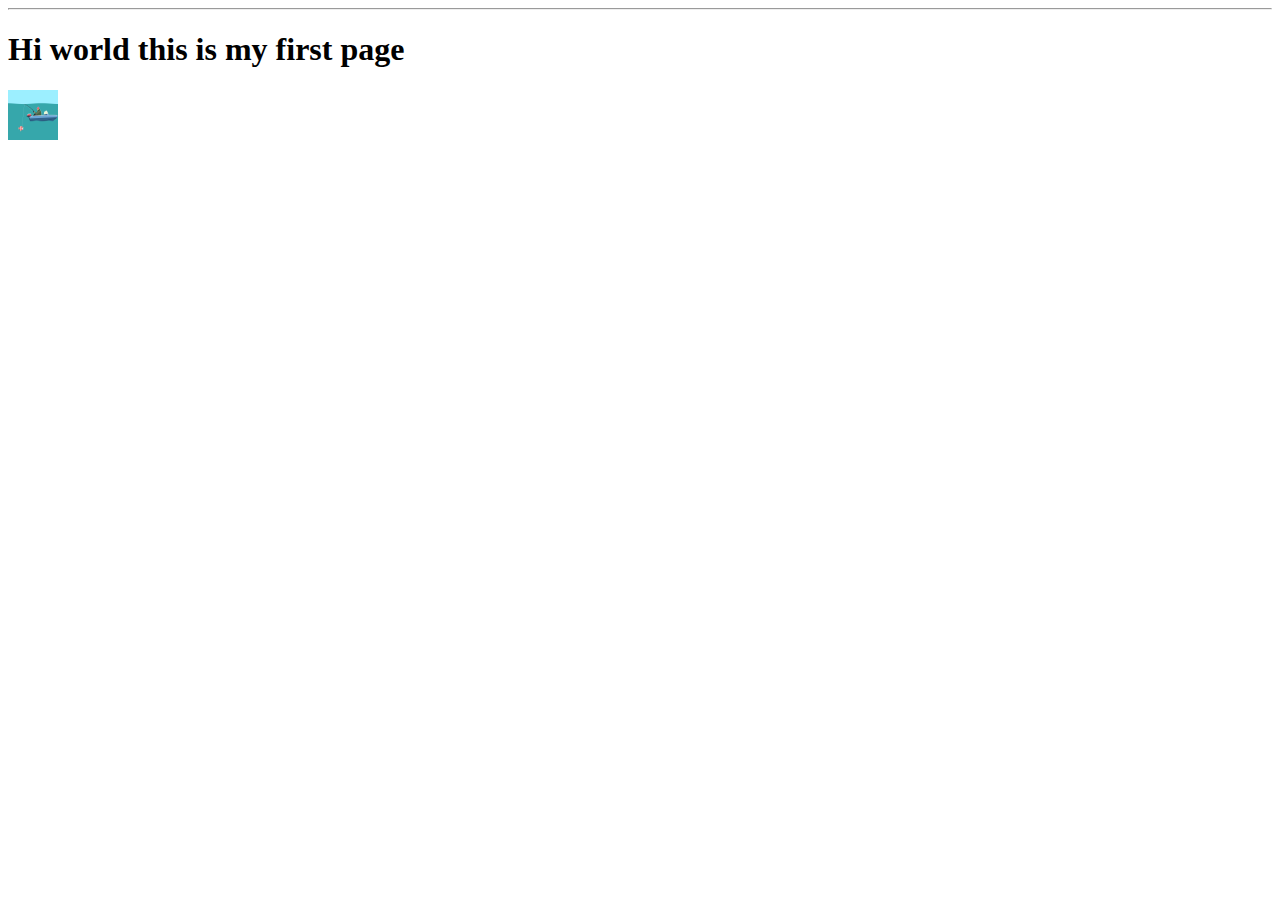
<file: index.html/website2.0/index.html>
<!DOCTYPE html>
<html lang="en">
<head>
    <meta charset="UTF-8">
    <meta http-equiv="X-UA-Compatible" content="IE=edge">
    <meta name="viewport" content="width=3, initial-scale=1.0">
    <title>Document</title>
</head>
<body>
   <title>First website</title></body>
   <hr><h1>Hi world this is my first page</h1></hr>
     <img src="images/fishermanknokedbyafish.html" width="50" height="50">
     <a href="images/fishermanknokedbyafish.html"></a>
</body>
</html>
</file>
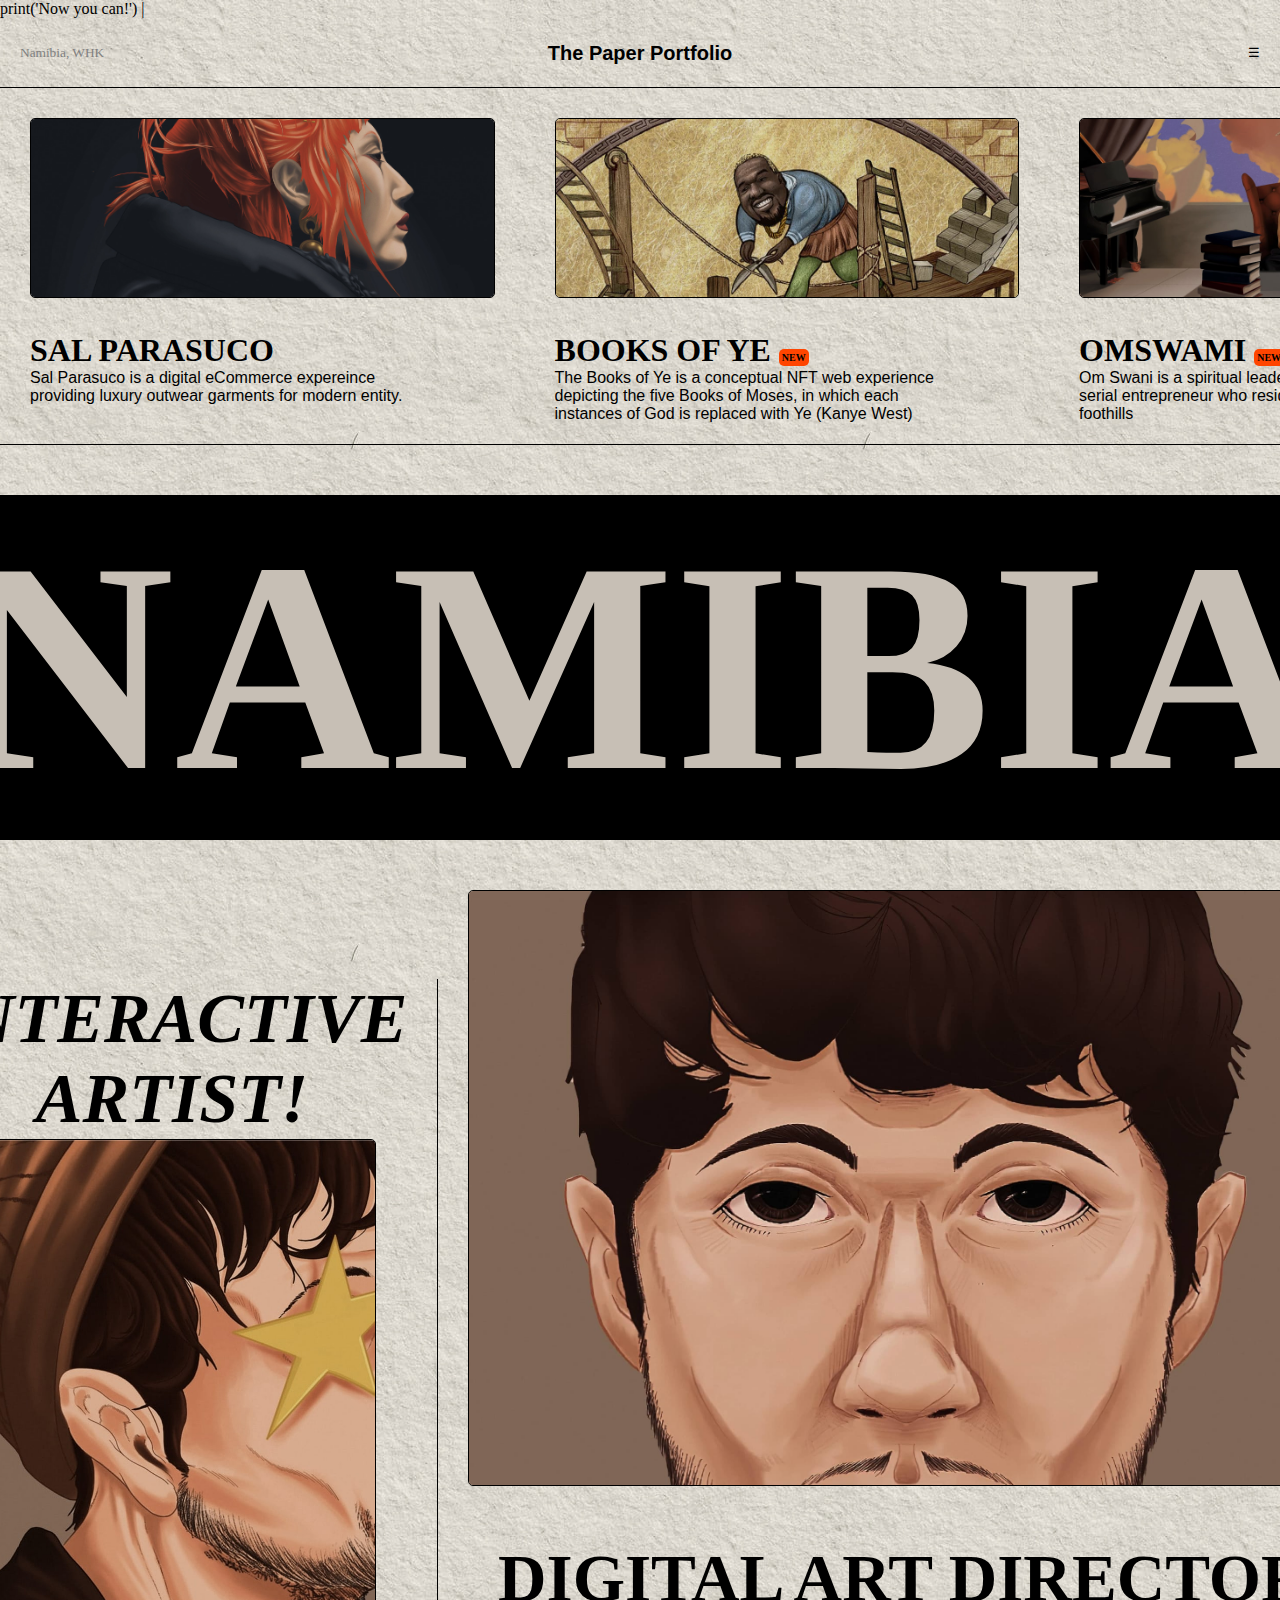
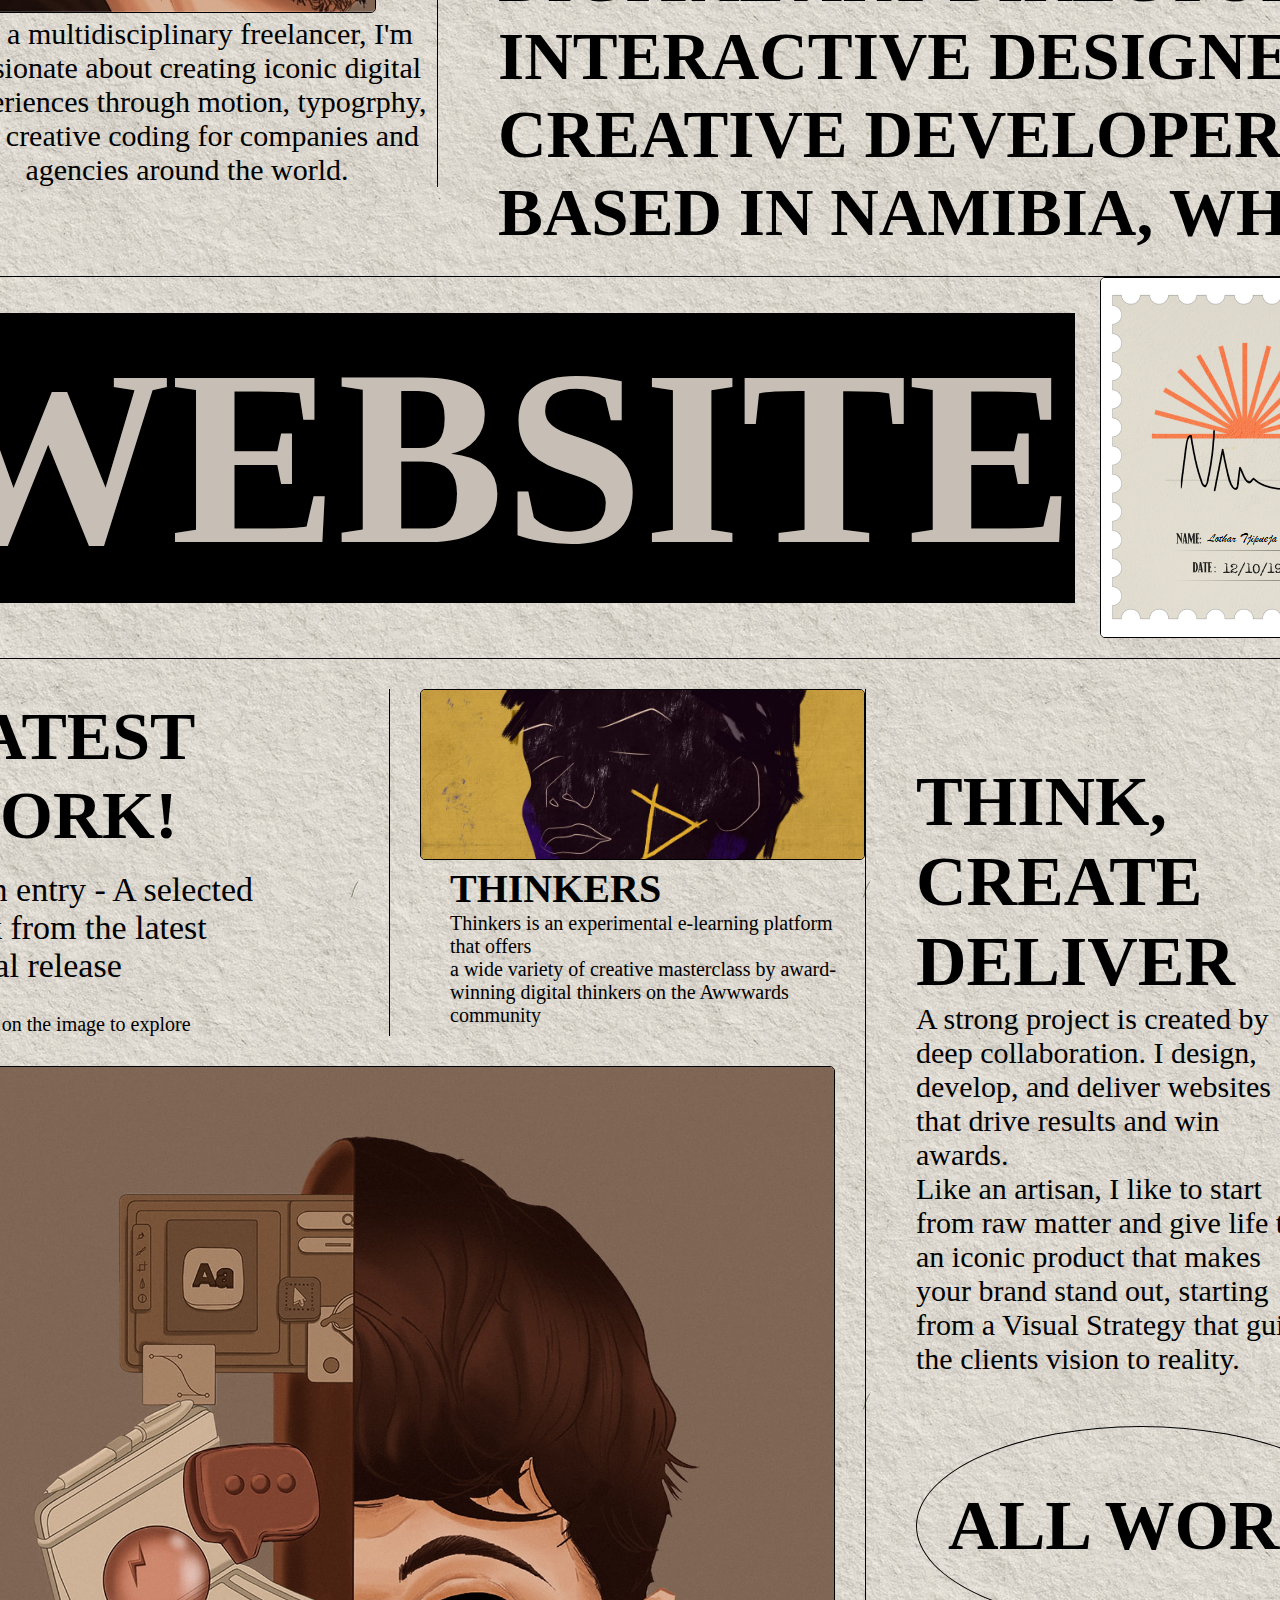
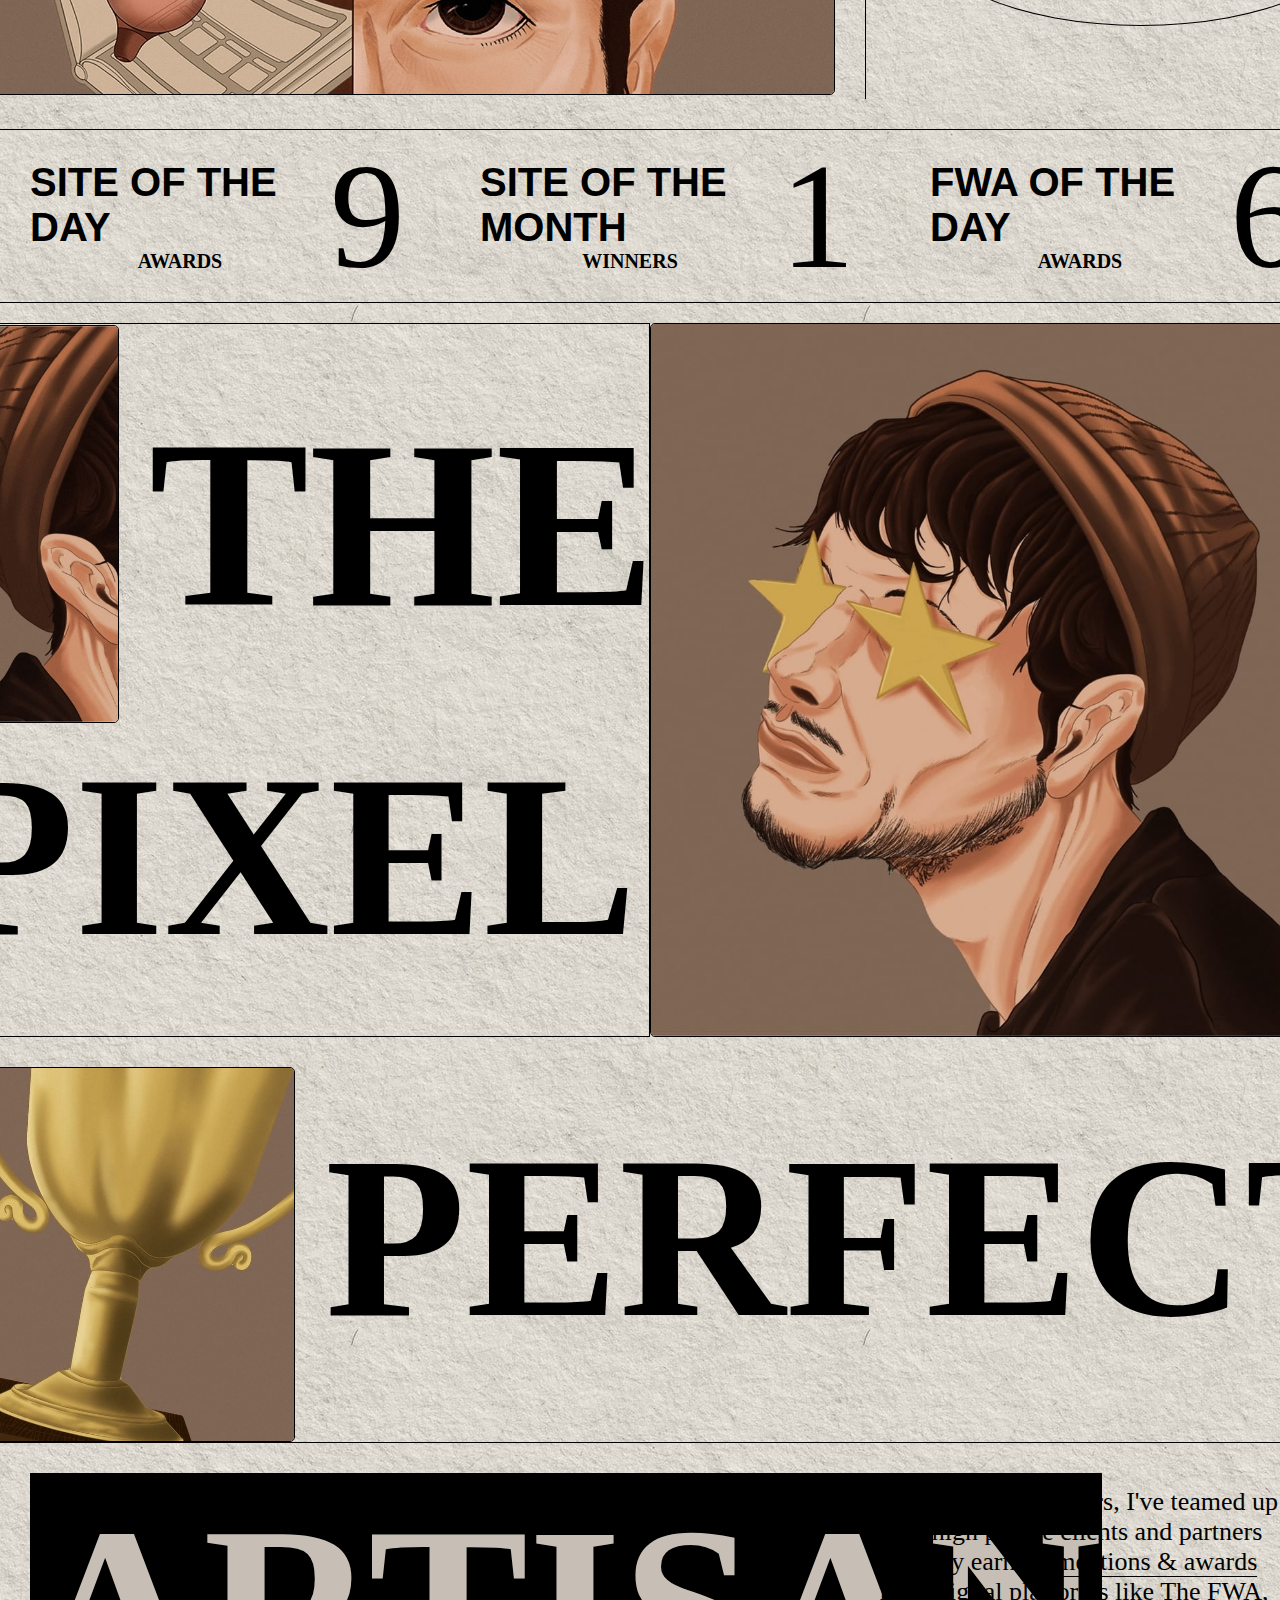
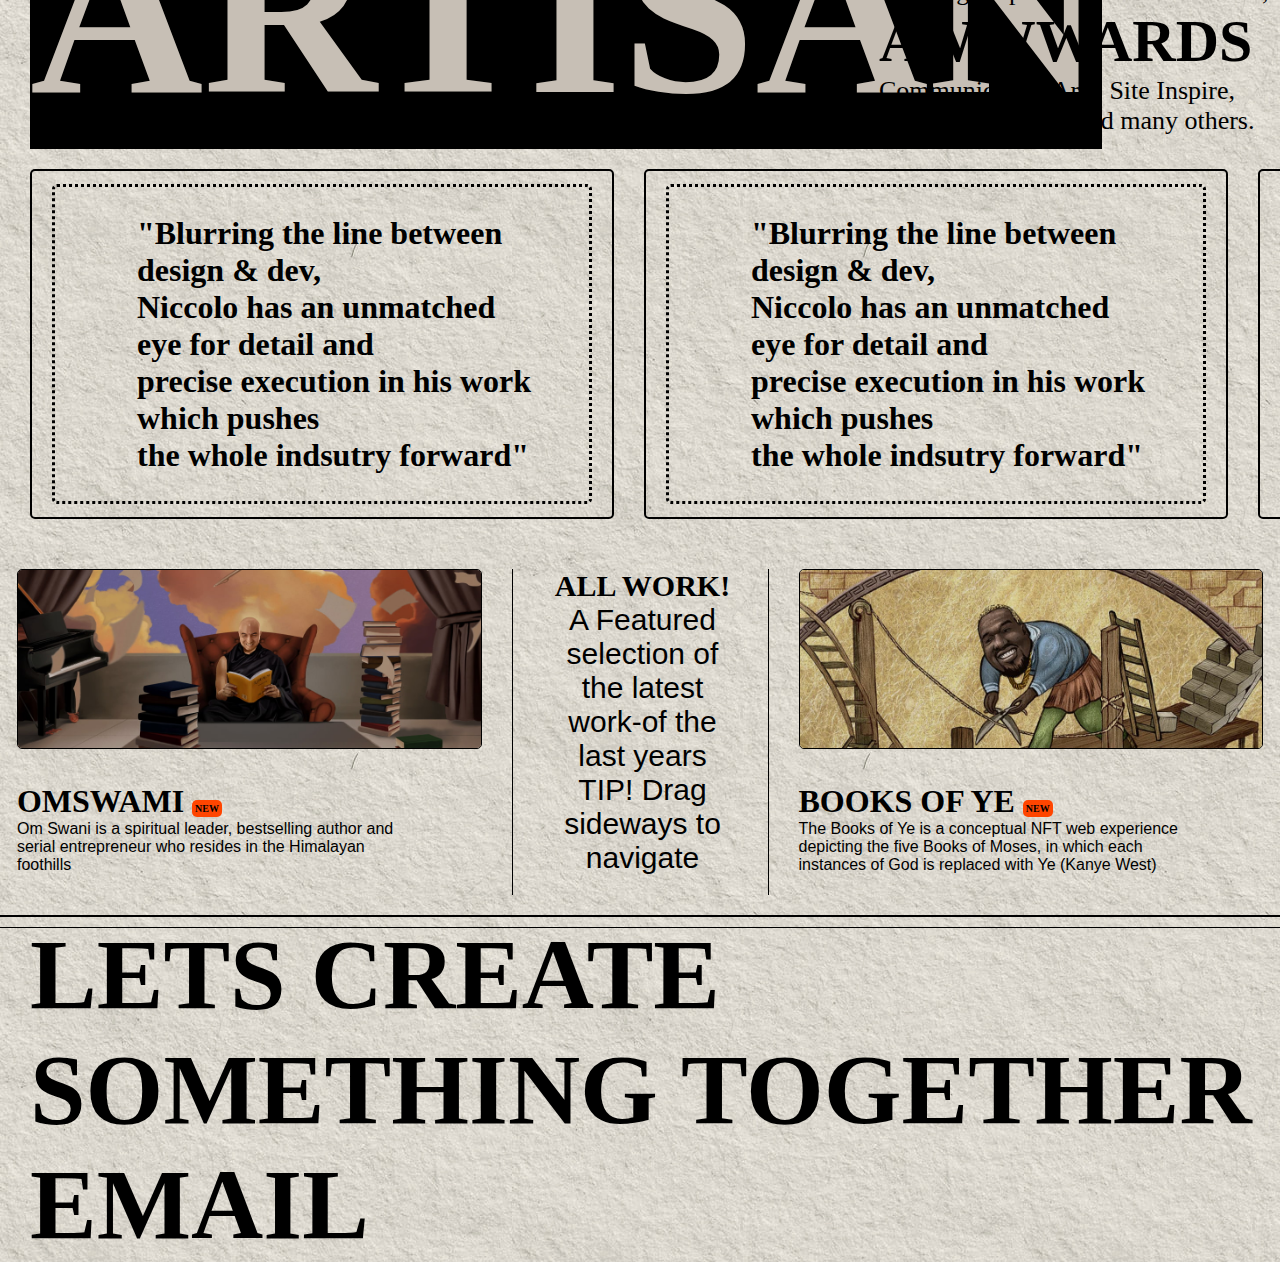
<file: newspaper.html>
<!DOCTYPE html>
<html lang="en">
<head>
    <meta charset="UTF-8">
    <meta http-equiv="X-UA-Compatible" content="IE=edge">
    <meta name="viewport" content="width=device-width, initial-scale=1.0">
    <title>LOTHAR</title>
    <py-script> print('Now you can!') </py-script>|
    <link rel="stylesheet" href="style.css">
</head>
<body id="bodygry">
    <nav class="top">
         <button id="left" onclick="greysc()" onclick="greyscc()">Namibia, WHK</button>
         <button id="middle">The Paper Portfolio</button>
         <button id="right">&#9776;</button>
    </nav>
<div class="all">
    <section class="bnav">
        <div id="pics">
            <img src="/images/san.jpeg" alt="">
            <h1>SAL PARASUCO</h1>
            <p>Sal Parasuco is a digital eCommerce expereince providing luxury outwear garments for modern entity.</p>
        </div>
        <div id="pics">
            <img src="/images/ye.jpeg" alt="">
            <h1>BOOKS OF YE <span class="red">NEW</span></h1>
            <p>The Books of Ye is a conceptual NFT web experience depicting the five Books of Moses, in which each instances of God is replaced with Ye (Kanye West)</p>
        </div>
        <div id="pics">
            <img src="/images/monk.jpeg" alt="">
            <h1>OMSWAMI <span class="red">NEW</span></h1>
            <p>Om Swani is a spiritual leader, bestselling author and serial entrepreneur who resides in the Himalayan foothills</p>
        </div>
        <div id="pics" class="middle">
            <h1 class="mddle1">ALL WORK!</h1>
            <p class="mddle1">A Featured selection of the latest work-of the last years</p>
            <p class="mddle1">TIP! Drag sideways to navigate</p>
        </div>
        <div id="pics">
            <img src="/images/prada.jpeg" alt="">
            <h1>PRADA<span class="rlogo">®</span></h1>
            <p>Prada Employees online store is a eCommerce Outlet gathering previous Pradas collcetion seasons on a minimalist-based design</p>
        </div>
        <div id="pics">
            <img src="/images/chiara.jpeg" alt="">
            <h1>CHIARA LUZZANA</h1>
            <p>Chiara Luzzana is an award-winning Sound Designer focused on Sound Design, Music Composition, Sound Branding, Soundtrack and Audio Installation</p>
        </div>
        <div id="pics">
            <img src="/images/lab.jpeg" alt="">
            <h1>AQUERONE</h1>
            <p>Fusing plant-based wellness with a high-design aesthetic, Aquerone is Europes first luxury CBD and cannabis lifestyles concept store.</p>
        </div>
    </section>
    <section id="miranda">
        <h1 class="miranda">NAMIBIA</h1>
    </section>
    <section class="middleb">
        <div id="leftm">
            <h1>INTERACTIVE ARTIST!</h1>
            <img src="/images/star.jpeg" alt="">
            <h2>AS a multidisciplinary freelancer, I'm passionate about creating iconic digital experiences through motion, typogrphy, and creative coding for companies and agencies around the world.</h1>
        </div>
        <div id="rightm">
            <img src="/images/eyes.jpeg" alt="">
            <h1>DIGITAL ART DIRECTOR <br> INTERACTIVE DESIGNER <br>CREATIVE DEVELOPER <br>BASED IN NAMIBIA, WHK</h1>
        </div>
    </section>
    <section class="belowm">
        <h1>WEBSITE</h1>
        <img src="/images/stick.png" alt="">
    </section>
    <section class="sitm">
        <div class="sitmleft">
        <div class="display">
            <div class="latest">
                <h1 class="latest1">LATEST WORK!</h1>
                <p class="latest1">Fresh entry - A selected <br> work from the latest <br>digital release</p>
                <p class="smallf"><span class="red">TIP!</span> Click on the image to explore</p>
            </div>
            <div class="thinker">
                <img src="/images/think.jpeg" alt="">
                <h1>THINKERS</h1>
                <p>Thinkers is an experimental e-learning platform that offers <br> a wide variety of creative masterclass by award-winning digital thinkers on the Awwwards community</p>
            </div>
        </div>
        <div class="mind">
            <img src="/images/mind.jpeg" alt="">
        </div>
    </div>
    <div class="sitmright">
        <h1>THINK, CREATE <br> DELIVER</h1>
        <p class="p1">A strong project is created by deep collaboration. I design, develop, and deliver websites that drive results and win awards.</p>
        <p class="p2">Like an artisan, I like to start from raw matter and give life to an iconic product that makes your brand stand out, starting from a Visual Strategy that guide the clients vision to reality.</p>
        <h1 class="cp">ALL WORK</h1>
    </div>
    </section>
    <section class="line">
        <div class="box1">
        <div class="thehs">
            <h1 class="hh1" style="font-size: 40px; font-family: Impact, Haettenschweiler, 'Arial Narrow Bold', sans-serif;">SITE OF THE DAY</h1>
            <h1 class="hh2">AWARDS</h1>
        </div>
        <div class="number">9</div>
    </div>
    <div class="box1">
        <div class="thehs">
            <h1 class="hh1" style="font-size: 40px; font-family: Impact, Haettenschweiler, 'Arial Narrow Bold', sans-serif;">SITE OF THE MONTH</h1>
            <h1 class="hh2">WINNERS</h1>
        </div>
        <div class="number">1</div>
    </div>
    <div class="box1">
        <div class="thehs">
            <h1 class="hh1" style="font-size: 40px; font-family: Impact, Haettenschweiler, 'Arial Narrow Bold', sans-serif;">FWA OF THE DAY</h1>
            <h1 class="hh2">AWARDS</h1>
        </div>
        <div class="number">6</div>
    </div>
    <div class="box1">
        <div class="thehs">
            <h1 class="hh1" style="font-size: 40px; font-family: Impact, Haettenschweiler, 'Arial Narrow Bold', sans-serif;">ACCLAIMED</h1>
            <h1 class="hh2">MENTIONS</h1>
        </div>
        <div class="number">8</div>
    </div>
    </section>
    <section class="below12">
        <div class="boxflex" style="border: 1px solid black;">
        <div class="flex1">
            <img src="/images/ear.jpeg" alt="" style="width: 215px;" height="398px">
            <h1>THE</h1>
        </div>
        <h1 class="pixel">PIXEL</h1>
        </div>
        <img src="/images/2stars.jpeg" alt="" width="747px" height="714px">
    </section>
    <section class="belowimg">
        <img src="/images/trophy.jpeg" alt="" style="width:415px ;" height="375px">
        <h1 class="belowh1">PERFECT</h1>
    </section>
    <section class="four">
        <h1 class="art">ARTISAN</h1>
        <p class="overthe">
            Over the past 3+ years, I've teamed up with high profile clients and partners globally earning <span class="underline">mentions & awards</span> from digital platforms like The FWA,<br> <span class="bold">AWWWARDS</span> <br> Communication Arts, Site Inspire, Behance, Codrops and many others.
        </p>
    </section>
    <section class="boxflex5">
        <div class="border">
            <div class="dotted">
                <h1>"Blurring the line between design & dev,<br>Niccolo has an unmatched eye for detail and <br> precise execution in his work which pushes <br> the whole indsutry forward"</h1>
                 
            </div>
        </div>
        <div class="border">
            <div class="dotted">
                <h1>"Blurring the line between design & dev,<br>Niccolo has an unmatched eye for detail and <br> precise execution in his work which pushes <br> the whole indsutry forward"</h1>
                
            </div>
        </div>
        <div class="border">
            <div class="dotted">
                <h1>"Blurring the line between design & dev,<br>Niccolo has an unmatched eye for detail and <br> precise execution in his work which pushes <br> the whole indsutry forward"</h1>
                
            </div>
        </div>
        <div class="border">
            <div class="dotted">
                <h1>"Blurring the line between design & dev,<br>Niccolo has an unmatched eye for detail and <br> precise execution in his work which pushes <br> the whole indsutry forward"</h1>
                
            </div>
        </div>
    </section>
    <section class="secondlast">
        <div id="pics">
            <img src="/images/monk.jpeg" alt="">
            <h1>OMSWAMI <span class="red">NEW</span></h1>
            <p>Om Swani is a spiritual leader, bestselling author and serial entrepreneur who resides in the Himalayan foothills</p>
        </div>
        <div id="pics" class="middle">
            <h1 class="mddle1">ALL WORK!</h1>
            <p class="mddle1">A Featured selection of the latest work-of the last years</p>
            <p class="mddle1">TIP! Drag sideways to navigate</p>
        </div>
        <div id="pics">
            <img src="/images/ye.jpeg" alt="">
            <h1>BOOKS OF YE <span class="red">NEW</span></h1>
            <p>The Books of Ye is a conceptual NFT web experience depicting the five Books of Moses, in which each instances of God is replaced with Ye (Kanye West)</p>
        </div>
    </section>
    <section class="row">
    <div class="rowflex" >
        <h1 class="row2">
            LETS CREATE SOMETHING TOGETHER <span class="black5">EMAIL</span>
        </h1>
    </div>
    </section>
</div>
<script src="/edit.js"></script>
</body>
</html>
</file>
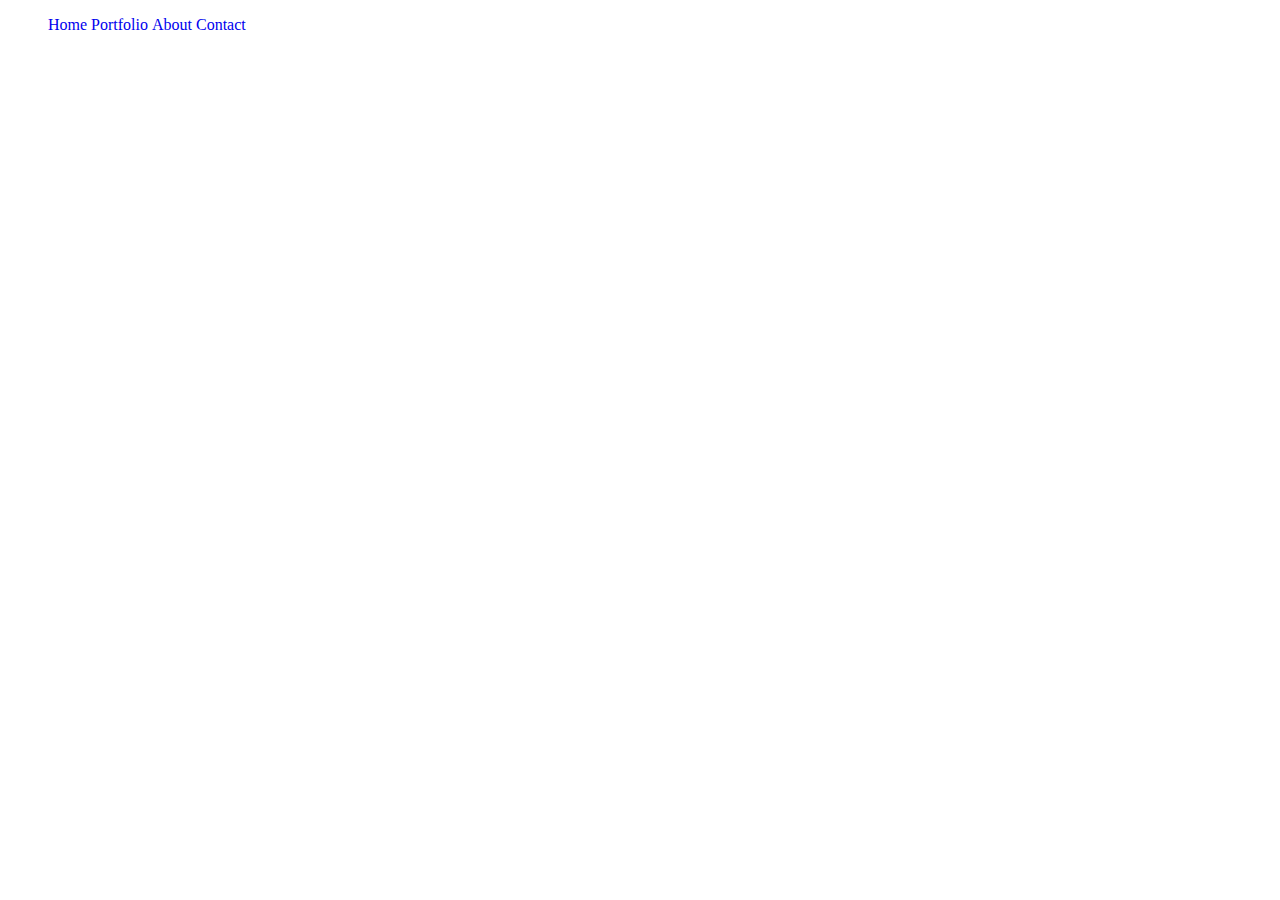
<file: index.html/index1.html>
<!DOCTYPE html>
<html lang="en">
<head>
    <meta charset="UTF-8">
    <meta http-equiv="X-UA-Compatible" content="IE=edge">
    <meta name="viewport" content="width=device-width, initial-scale=1.0">
    <title>Document</title>
    <link rel="stylesheet" href="style.css">
</head>
<body>

    
<ul>
    <li> <a href="Home">Home</a></li>
    <li> <a href="Portfolio">Portfolio</a></li>
    <li> <a href="About">About</a></li> 
    <li> <a href="Contact">Contact</a></li>
    </ul> 

</body>
</html>
</file>
<file: style.css>
* {
    padding: 0;
    margin: 0;
    box-sizing: border-box;
    
}
::selection {
    background-color: #c7bfb5;
}
body {
    background-color: #c7bfb5;
    padding: 0;
    margin: 0;
    background-image: url(/images/backg.jpg);
    user-select: none;
}
.all {
   position: relative;
   top: 70px;
}
.rlogo {
    color: red;

}
.top {
    z-index: 1;
    position: relative;
    display: flex;
    align-items: center;
    border-bottom: 1px solid black;
    width: 100%;
    background-color: #c7bfb5;
    height: 70px;
    position: fixed;
    background-image: url(/images/backg.jpg);
}
nav button {
    background-color: transparent;
    border: 0;
    cursor: pointer;
}
.red {
    background-color: orangered;
    padding: 3px;
    border-radius: 5px;
    font-size: 10px;
}
#right {
    position: absolute;
    right: 20px;
}
#middle {
    position: absolute;
    top: 35px;
    left: 50%;
    transform: translate(-50%, -50%);
    font-family: Impact, Haettenschweiler, 'Arial Narrow Bold', sans-serif;
    font-size: 20px;
    font-weight: bolder;
}
#left {
    position: absolute;
    left: 20px;
    color: gray;
    font-family:'Times New Roman', Times, serif;
}
.bnav {
    display: flex;
    overflow-y: hidden;
    border-bottom: 1px solid black;
    position: relative;
    
}
::-webkit-scrollbar {
    width: 1px;
    
}
#pics{
    display: block;
    align-items: center;
    justify-content: center;
    padding-bottom: 20px; 
}

#pics h1 {
    font-family:fantasy;
    user-select: none;
}
#pics p {
    font-family:'Lucida Sans', 'Lucida Sans Regular', 'Lucida Grande', 'Lucida Sans Unicode', Geneva, Verdana, sans-serif;
    user-select: none;
}
h1, p{
    display: block;
    align-items: center;
    justify-content: center;
    width: 400px;
    margin-left: 30px;
}
#pics img {
    height: 180px;
    margin: 30px;
    object-fit: cover;
    cursor: pointer;
    border: 1px solid black;
    border-radius: 5px;
}
.middle {
    margin-top: 30px;
    border-left: 1px solid black;
    border-right: 1px solid black;
    display: block;
    align-items: center;
    text-align: center;
    justify-content: center;
}
.mddle1 {
    width: 200px;
    margin-right: 25px;
    font-size: 30px;
}
#miranda {
    margin-top: 50px;
    display: flex;
    justify-content: center;
    align-items: center;
    text-align: center;
    margin-bottom: 50px;
}
.miranda {
    font-size: 300px;
    display: flex;
    justify-content: center;
    align-items: center;
    text-align: center;
    width: fit-content;
    margin-right: 26px;
    background-color: black;
    color: #c7bfb5;
    padding-right: 2px;
    user-select: none;
}
.middleb {
    display: flex;
    border-bottom: 1px solid black;
    justify-content: center;
    align-items: center;
} 
#leftm h1 {
    font-size: 70px;
    font-style: oblique;
    width: fit-content;
    margin: 0;
    user-select: none;
}
#leftm h2 {
    font-size: 30px;
    font-weight: lighter;
    font-family: cursive;
    width: 500px;
    margin-left: 30px;
    user-select: none;
}
#leftm {
    position: relative;
    position: relative;
    border-right: 1px solid black;
    display: block;
    align-items: center;
    justify-content: center;
    text-align: center;
    display: block;
    align-items: center;
    justify-content: center;
    text-align: center;
    position: relative;
    display: block;
    align-items: center;
    justify-content: center;
    text-align: center;
}
#leftm img {
    width: auto;
    height: 37vw;
    max-width: 100%;
    margin-right: 30px;
    margin-left: 30px;
    cursor: pointer;
    
}
#rightm img {
    width: 875px;
    cursor: pointer;
}
#rightm {
    position: relative;
    display: block;
    align-items: center;
    justify-content: center;
    text-align: center;
    margin-right: 30px;
    margin-left: 30px;
}
#rightm h1 {
    font-size:larger;
    margin-top: 50px;
    text-align: left;
    font-size: 67.2px;
    font-weight: bolder;
    width: fit-content;
    padding-bottom: 24px;
    user-select: none;
}
.belowm {
    display: flex;
    justify-content: center;
    align-items: center;
    gap: 25px;
    padding-bottom: 20px;
    border-bottom: 1px solid black;
}
.belowm h1 {
    border: 1px solid black;
    width: fit-content;
    height: fit-content;
    font-size: 250px;
    font-stretch:extra-expanded;
    background-color: black;
    color: #c7bfb5;
    user-select: none;
}
.display {
    display: flex;
}
.thinker img {
    width: 445px;
    height: 171px;
    cursor: pointer;
}
.mind img {
    width: 911px;
    height: 629px;
    cursor: pointer;
}
.sitmleft {
    width: fit-content;
    border-right: 1px solid black;
}
.sitm {
    display: flex;
    margin-top: 30px;
    justify-content: center;
    align-items: center;
    align-content: center;
    user-select: none;
}
.latest{

    display:block;
    align-items: center;
    justify-content: center;
    text-align: left;
    font-size: 34px;
    margin-right: 30px;
    border-right: 1px solid black;
}
.latest1 {
    
    width: fit-content;
    padding: 8px;   
}
.smallf {
    padding-top: 20px;
    font-size: 20px;
}
.mind img {
    margin-left: 30px;
    margin-top: 30px;
    margin-right: 30px;
    border: 1px solid black;
    border-radius: 5px;
}
.thinker img{
    border: 1px solid black;
    border-radius: 5px;
}
.thinker {

    display: block;
    text-align: left;

}
.thinker, h1 p {
    font-size: 20px;
    margin-right: 0;
}
.sitmright {
    display: block;
    justify-content: center;
    align-items: center;
    width: fit-content;
    margin-left: 20px;
    margin-right: 20px;
    
}
.sitmright h1{
    font-size: 70px;
}
.sitmright p {
    font-size: 30px;
}
.cp {
    display: flex;
    font-size: 50px;
    border: 1px solid black;
    width: 450px;
    height: 200px;
    border-radius: 50%;
    margin-top: 50px;
    transition: 1s;
    cursor: pointer;
}
.cp:hover {
    display: flex;
    font-size: 50px;
    border: 1px solid black;
    width: 450px;
    height: 200px;
    border-radius: 50%;
    margin-top: 50px;
    transition: 1s;
    color: #757471;
}
.box1 {
    display: flex;
    position: relative;
    align-items: center;
    flex-wrap: nowrap;
    align-content: center;
    justify-content: center;
    flex-direction: row;
    width: 100%;
    margin-right: 45px;
}
.number {
    
    width: fit-content;
    height: fit-content;
    font-size: 150px;
    font-family: cursive;
    padding: 0;
    
}
.thehs h1 {
    font-size: 20px;
    display:flex;  
    width: 300px; 
}
.line {
    margin-top: 30px;
    display: flex;
    overflow-y: hidden;
    border-top: 1px solid black;
    border-bottom: 1px solid black;
}
.boxflex{
    margin-left: 20px;
    width: 747px;
    height: 714px;
}

.flex1 {
    display: flex;
    align-items: center;
}
.flex1 h1 {
    font-stretch:extra-condensed;
    overflow-wrap: break-word;
    font-size: 240px;
    width: fit-content;
    height: 400px;
    display: flex;
}
.pixel {
    font-size: 230px;
    filter: grayscale(5%);
    height: 313px;
    width: fit-content;
}
.below12 {
    display: flex;
    flex-wrap: nowrap;
    align-content: center;
    justify-content: center;
    align-items: center;
    margin: 20px;
}
.bodygry {
    flex-wrap: wrap;
}
.belowimg {
    display: flex;
    border-bottom: 1px solid black;
    align-items: center;
    margin-top: 30px;
}
.belowh1 {
    
    font-size: 230px;
    font-stretch:expanded;
    width: fit-content;
    height: 300px;
    object-fit:fill;
    font-stretch: expanded;
}
.belowimg {
    display: flex;
    border-bottom: 1px solid black;
    align-items: center;
    flex-wrap: nowrap;
    align-content: center;
    justify-content: center;
    flex-direction: row;
}

img {
    border: 1px solid black;
    border-radius: 5px;
}
.four {
    display: flex;
    margin-top: 30px;
    position: relative;
    align-content: center;
    flex-wrap: nowrap;
    align-items: center;
    flex-direction: row;
}
.art {
    font-size: 240px;
    margin-right: 10px;
    background-color: black;
    width: fit-content;
    color:#c7bfb5;
}
.overthe {
    position: absolute;
    right: 1px;
    font-size: 26px;
    margin-left: 10px;
}
.underline {
    border-bottom: 1px solid black;
    cursor: pointer;
}
.bold {
    font-size: 60px;
    font-weight:bolder;
    cursor: pointer;
}
.border {
    margin-left: 30px;
    border: 2px solid black;
    border-radius: 5px;
    width: 600px;
    height: 350px;
    display: flex;
    justify-content: center;
    align-items: center;
    padding: 20px;
    cursor: pointer;
}
.boxflex5 {
    margin-top: 20px;
    display: flex;
    overflow-y: hidden;
}
.dotted {
    display: flex;
    align-items: center;
    justify-content: center;
    border:dotted;
    width: 540px;
    height: 320px;
    border-radius: 5px;
}
.secondlast {
    display: flex;
    justify-content: center;
    
    border-bottom: 1px solid black;
    padding: 20px;
}
.row {
    border-bottom: 1px solid black;
    border-top: 1px solid black;
    position: absolute;   
}
.row h1 {
    width: 100%;
    font-size: 100px;
    height: 10px;
}
.rowflex {
    display: flex;
    position: relative;
}
</file>
<file: index.html/style.css>
{
    margin: 0;
    padding: 0;
}


ul {

}

ul li {
    list-style: none;
    display: inline-block;
}

ul li a {
text-decoration: none;

}
</file>
